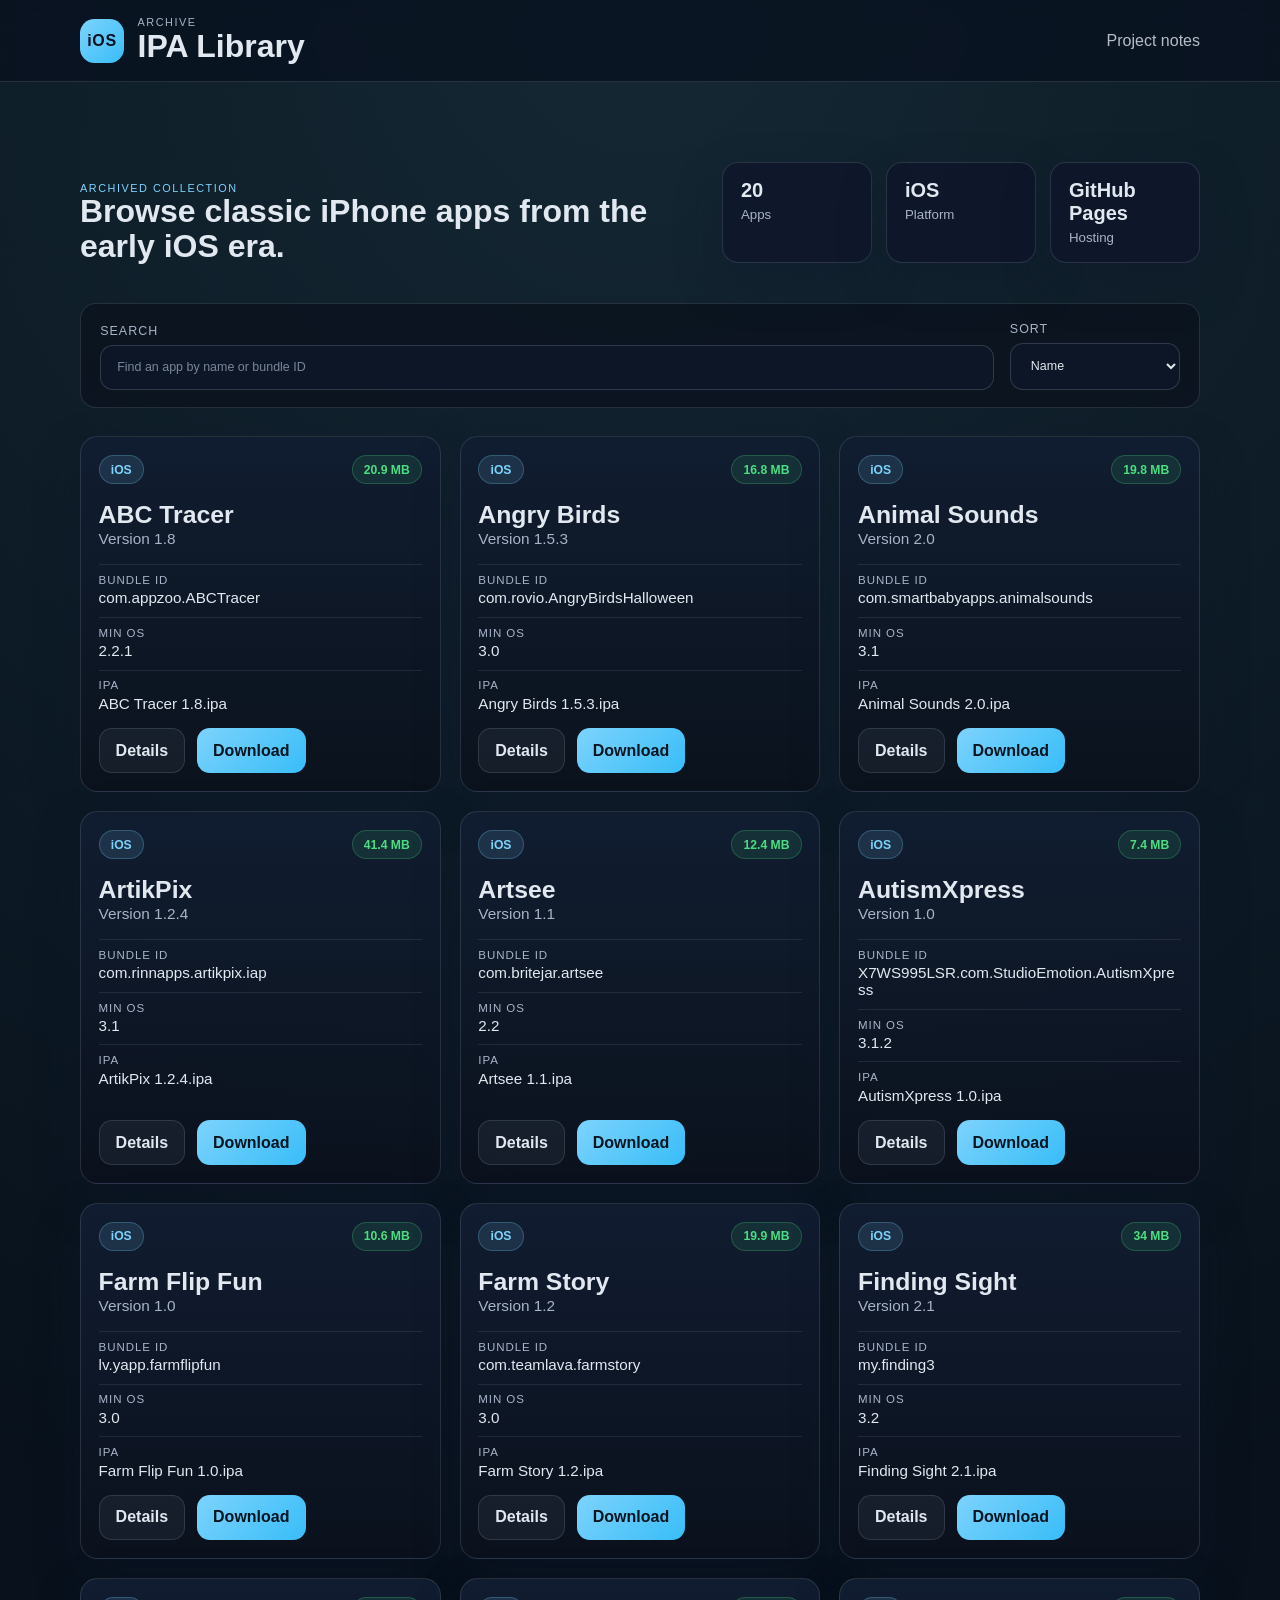
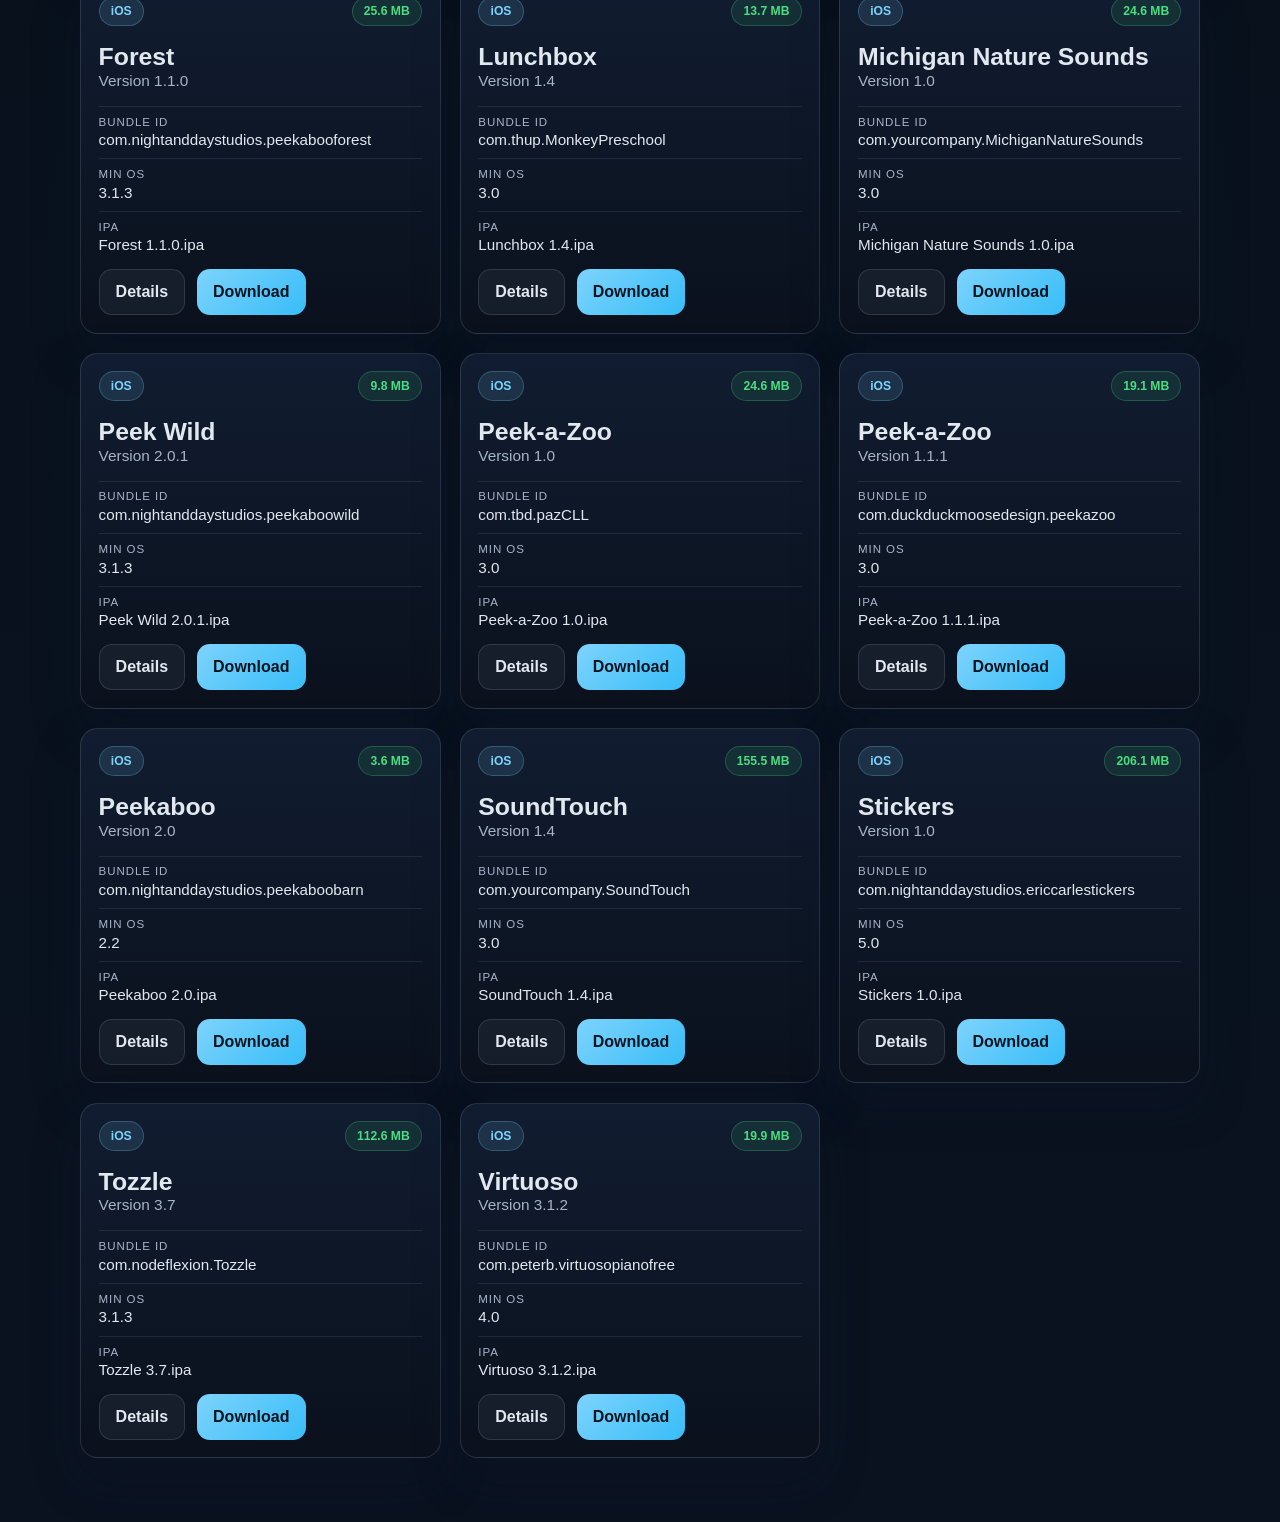
<file: index.html>
<!DOCTYPE html>
<html lang="en">
  <head>
    <meta charset="UTF-8" />
    <meta name="viewport" content="width=device-width, initial-scale=1.0" />
    <title>iOS IPA Archive</title>
    <meta
      name="description"
      content="Browse archived iOS applications and their metadata in a lightweight GitHub Pages-friendly catalog."
    />
    <link rel="stylesheet" href="styles.css" />
    <script defer src="app.js"></script>
  </head>
  <body>
    <header class="topbar">
      <div class="wrap nav">
        <div class="brand-wrap">
          <span class="brand-mark">iOS</span>
          <div>
            <p class="eyebrow">Archive</p>
            <h1>IPA Library</h1>
          </div>
        </div>
        <a class="nav-link" href="README.md">Project notes</a>
      </div>
    </header>

    <main class="wrap main-content">
      <section class="hero">
        <div>
          <p class="eyebrow accent">Archived collection</p>
          <h2>Browse classic iPhone apps from the early iOS era.</h2>
        </div>
        <div class="stats" aria-label="Archive summary">
          <div class="stat-card">
            <strong id="totalApps">0</strong>
            <span>Apps</span>
          </div>
          <div class="stat-card">
            <strong>iOS</strong>
            <span>Platform</span>
          </div>
          <div class="stat-card">
            <strong>GitHub Pages</strong>
            <span>Hosting</span>
          </div>
        </div>
      </section>

      <section class="toolbar" aria-label="Archive controls">
        <label class="search-field" for="searchInput">
          <span>Search</span>
          <input
            id="searchInput"
            type="search"
            placeholder="Find an app by name or bundle ID"
            autocomplete="off"
          />
        </label>

        <label class="sort-field" for="sortSelect">
          <span>Sort</span>
          <select id="sortSelect">
            <option value="name">Name</option>
            <option value="version">Version</option>
            <option value="size">File size</option>
            <option value="min-os">Minimum OS</option>
          </select>
        </label>
      </section>

      <section id="appGrid" class="app-grid" aria-live="polite"></section>
    </main>
  </body>
</html>
</file>
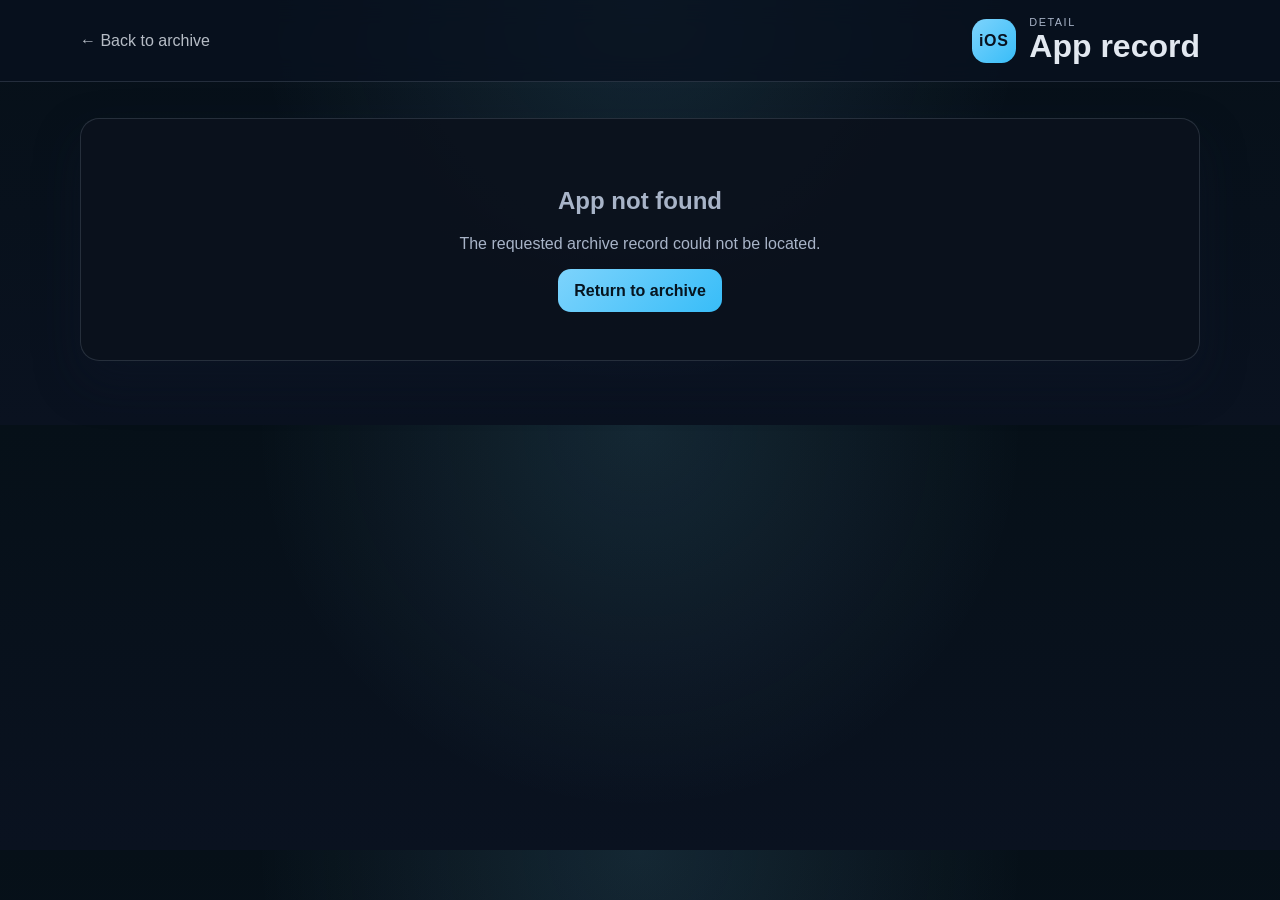
<file: app.html>
<!DOCTYPE html>
<html lang="en">
  <head>
    <meta charset="UTF-8" />
    <meta name="viewport" content="width=device-width, initial-scale=1.0" />
    <title>App Details</title>
    <meta
      name="description"
      content="View metadata and download information for an archived iOS app."
    />
    <link rel="stylesheet" href="styles.css" />
    <script defer src="app.js"></script>
  </head>
  <body>
    <header class="topbar">
      <div class="wrap nav">
        <a class="home-link" href="index.html">← Back to archive</a>
        <div class="brand-wrap compact">
          <span class="brand-mark">iOS</span>
          <div>
            <p class="eyebrow">Detail</p>
            <h1>App record</h1>
          </div>
        </div>
      </div>
    </header>

    <main class="wrap details-shell">
      <div id="appDetails" class="detail-panel" aria-live="polite"></div>
    </main>
  </body>
</html>
</file>
<file: styles.css>
:root {
  --bg: #08111f;
  --bg-soft: #111d31;
  --panel: rgba(17, 29, 49, 0.9);
  --panel-alt: rgba(29, 42, 63, 0.9);
  --border: rgba(148, 163, 184, 0.2);
  --text: #e2e8f0;
  --muted: #a8b4c8;
  --accent: #7dd3fc;
  --accent-strong: #38bdf8;
  --success: #4ade80;
  --shadow: 0 20px 45px rgba(15, 23, 42, 0.35);
}

* {
  box-sizing: border-box;
}

html {
  scroll-behavior: smooth;
}

body {
  margin: 0;
  font-family: Inter, "Segoe UI", sans-serif;
  background:
    radial-gradient(circle at top, rgba(125, 211, 252, 0.12), transparent 50%),
    linear-gradient(180deg, #061018 0%, #0a1220 100%);
  color: var(--text);
}

img {
  max-width: 100%;
  display: block;
}

a {
  color: inherit;
  text-decoration: none;
}

.wrap {
  width: min(1120px, calc(100% - 2rem));
  margin: 0 auto;
}

.topbar {
  position: sticky;
  top: 0;
  z-index: 10;
  backdrop-filter: blur(12px);
  background: rgba(8, 17, 31, 0.78);
  border-bottom: 1px solid var(--border);
}

.nav {
  display: flex;
  align-items: center;
  justify-content: space-between;
  padding: 1rem 0;
  gap: 1rem;
}

.brand-wrap {
  display: inline-flex;
  align-items: center;
  gap: 0.85rem;
}

.brand-wrap.compact {
  margin-left: auto;
}

.brand-mark {
  display: inline-flex;
  align-items: center;
  justify-content: center;
  width: 2.75rem;
  height: 2.75rem;
  border-radius: 0.9rem;
  background: linear-gradient(135deg, var(--accent), var(--accent-strong));
  color: #08111f;
  font-weight: 800;
  letter-spacing: 0.04em;
}

.eyebrow {
  margin: 0;
  text-transform: uppercase;
  letter-spacing: 0.14em;
  color: var(--muted);
  font-size: 0.68rem;
}

.eyebrow.accent {
  color: var(--accent);
}

.nav h1,
.hero h2,
.detail-heading {
  margin: 0;
  font-weight: 700;
}

.nav-link,
.home-link {
  color: var(--text);
  opacity: 0.8;
}

.nav-link:hover,
.home-link:hover {
  opacity: 1;
}

.main-content {
  padding: 2.5rem 0 4rem;
}

.hero {
  display: flex;
  align-items: end;
  justify-content: space-between;
  gap: 1rem;
  padding: 2.5rem 0 1.75rem;
}

.hero h2 {
  max-width: 700px;
  font-size: clamp(2rem, 2.5vw, 3.25rem);
  line-height: 1.08;
}

.stats {
  display: grid;
  grid-template-columns: repeat(3, minmax(120px, 1fr));
  gap: 0.9rem;
  min-width: min(100%, 420px);
}

.stat-card {
  padding: 1rem 1.1rem;
  border-radius: 1rem;
  background: rgba(15, 23, 42, 0.86);
  border: 1px solid var(--border);
  box-shadow: var(--shadow);
}

.stat-card strong {
  display: block;
  font-size: 1.25rem;
  margin-bottom: 0.2rem;
}

.stat-card span {
  color: var(--muted);
  font-size: 0.83rem;
}

.toolbar {
  margin-top: 0.75rem;
  display: flex;
  flex-wrap: wrap;
  gap: 1rem;
  align-items: end;
  padding: 1.1rem 1.2rem;
  border-radius: 1rem;
  border: 1px solid var(--border);
  background: rgba(11, 18, 29, 0.8);
}

.search-field,
.sort-field {
  display: grid;
  gap: 0.45rem;
  color: var(--muted);
  font-size: 0.78rem;
  text-transform: uppercase;
  letter-spacing: 0.08em;
}

.search-field {
  flex: 1 1 280px;
}

.sort-field {
  min-width: 170px;
}

input,
select {
  width: 100%;
  border: 1px solid rgba(148, 163, 184, 0.25);
  background: rgba(15, 23, 42, 0.7);
  color: var(--text);
  border-radius: 0.8rem;
  padding: 0.9rem 1rem;
  font: inherit;
}

input::placeholder {
  color: rgba(148, 163, 184, 0.8);
}

.app-grid {
  display: grid;
  grid-template-columns: repeat(auto-fit, minmax(280px, 1fr));
  gap: 1.2rem;
  padding-top: 1.75rem;
}

.app-card {
  display: flex;
  flex-direction: column;
  gap: 1rem;
  background: linear-gradient(180deg, rgba(17, 29, 49, 0.96), rgba(11, 18, 29, 0.96));
  border: 1px solid var(--border);
  border-radius: 1.1rem;
  padding: 1.1rem;
  box-shadow: var(--shadow);
}

.card-top {
  display: flex;
  justify-content: space-between;
  gap: 1rem;
  align-items: center;
}

.platform-tag,
.size-tag {
  display: inline-flex;
  align-items: center;
  border-radius: 999px;
  padding: 0.42rem 0.7rem;
  font-size: 0.76rem;
  font-weight: 700;
}

.platform-tag {
  background: rgba(125, 211, 252, 0.12);
  color: var(--accent);
  border: 1px solid rgba(125, 211, 252, 0.25);
}

.size-tag {
  background: rgba(74, 222, 128, 0.1);
  color: var(--success);
  border: 1px solid rgba(74, 222, 128, 0.25);
}

.app-card h3 {
  margin: 0;
  font-size: 1.55rem;
  line-height: 1.2;
}

.version {
  margin: 0;
  color: var(--muted);
  font-size: 0.96rem;
}

.meta {
  display: grid;
  gap: 0.65rem;
  margin: 0;
}

.meta-row {
  display: grid;
  gap: 0.22rem;
  padding-top: 0.55rem;
  border-top: 1px solid rgba(148, 163, 184, 0.14);
}

.meta-row dt {
  color: var(--muted);
  font-size: 0.72rem;
  letter-spacing: 0.08em;
  text-transform: uppercase;
}

.meta-row dd {
  margin: 0;
  font-size: 0.95rem;
  word-break: break-word;
}

.actions {
  margin-top: auto;
  display: flex;
  flex-wrap: wrap;
  gap: 0.75rem;
}

.button {
  display: inline-flex;
  align-items: center;
  justify-content: center;
  border-radius: 0.8rem;
  padding: 0.8rem 1rem;
  font-weight: 700;
  transition: transform 0.16s ease, opacity 0.16s ease;
}

.button:hover {
  transform: translateY(-1px);
}

.button.primary {
  background: linear-gradient(135deg, var(--accent), var(--accent-strong));
  color: #06141f;
}

.button.secondary {
  background: rgba(148, 163, 184, 0.08);
  border: 1px solid rgba(148, 163, 184, 0.2);
  color: var(--text);
}

.empty-state {
  display: grid;
  place-items: center;
  min-height: 200px;
  border: 1px dashed rgba(148, 163, 184, 0.35);
  border-radius: 1rem;
  background: rgba(11, 18, 29, 0.42);
  color: var(--muted);
  text-align: center;
  padding: 1.5rem;
}

.details-shell {
  padding: 2.25rem 0 4rem;
}

.detail-panel {
  background: rgba(11, 18, 29, 0.92);
  border: 1px solid var(--border);
  border-radius: 1.2rem;
  box-shadow: var(--shadow);
  overflow: hidden;
}

.detail-header {
  padding: 1.5rem 1.5rem 0.75rem;
  border-bottom: 1px solid rgba(148, 163, 184, 0.14);
}

.detail-header .detail-row {
  display: flex;
  flex-wrap: wrap;
  justify-content: space-between;
  align-items: center;
  gap: 0.75rem;
}

.detail-heading {
  font-size: clamp(1.8rem, 2vw, 2.5rem);
  margin: 0.2rem 0 0;
}

.detail-content {
  display: grid;
  grid-template-columns: 1.3fr 0.7fr;
  gap: 1.25rem;
  padding: 1.5rem;
}

.summary-card,
.meta-panel {
  border: 1px solid rgba(148, 163, 184, 0.14);
  border-radius: 1rem;
  background: rgba(15, 23, 42, 0.7);
  padding: 1rem;
}

.summary-card p {
  margin: 0;
  color: var(--muted);
  line-height: 1.7;
}

.meta-panel dl {
  margin: 0;
  display: grid;
  gap: 0.9rem;
}

.meta-panel div {
  display: grid;
  gap: 0.25rem;
}

.meta-panel dt {
  color: var(--muted);
  font-size: 0.72rem;
  text-transform: uppercase;
  letter-spacing: 0.08em;
}

.meta-panel dd {
  margin: 0;
  word-break: break-word;
}

.failed-state {
  padding: 3rem 1.5rem;
  text-align: center;
  color: var(--muted);
}

@media (max-width: 700px) {
  .hero {
    flex-direction: column;
    align-items: flex-start;
  }

  .stats {
    width: 100%;
    min-width: 0;
  }

  .detail-content {
    grid-template-columns: 1fr;
  }

  .nav {
    align-items: flex-start;
    flex-direction: column;
  }

  .brand-wrap.compact {
    margin-left: 0;
  }
}
</file>
